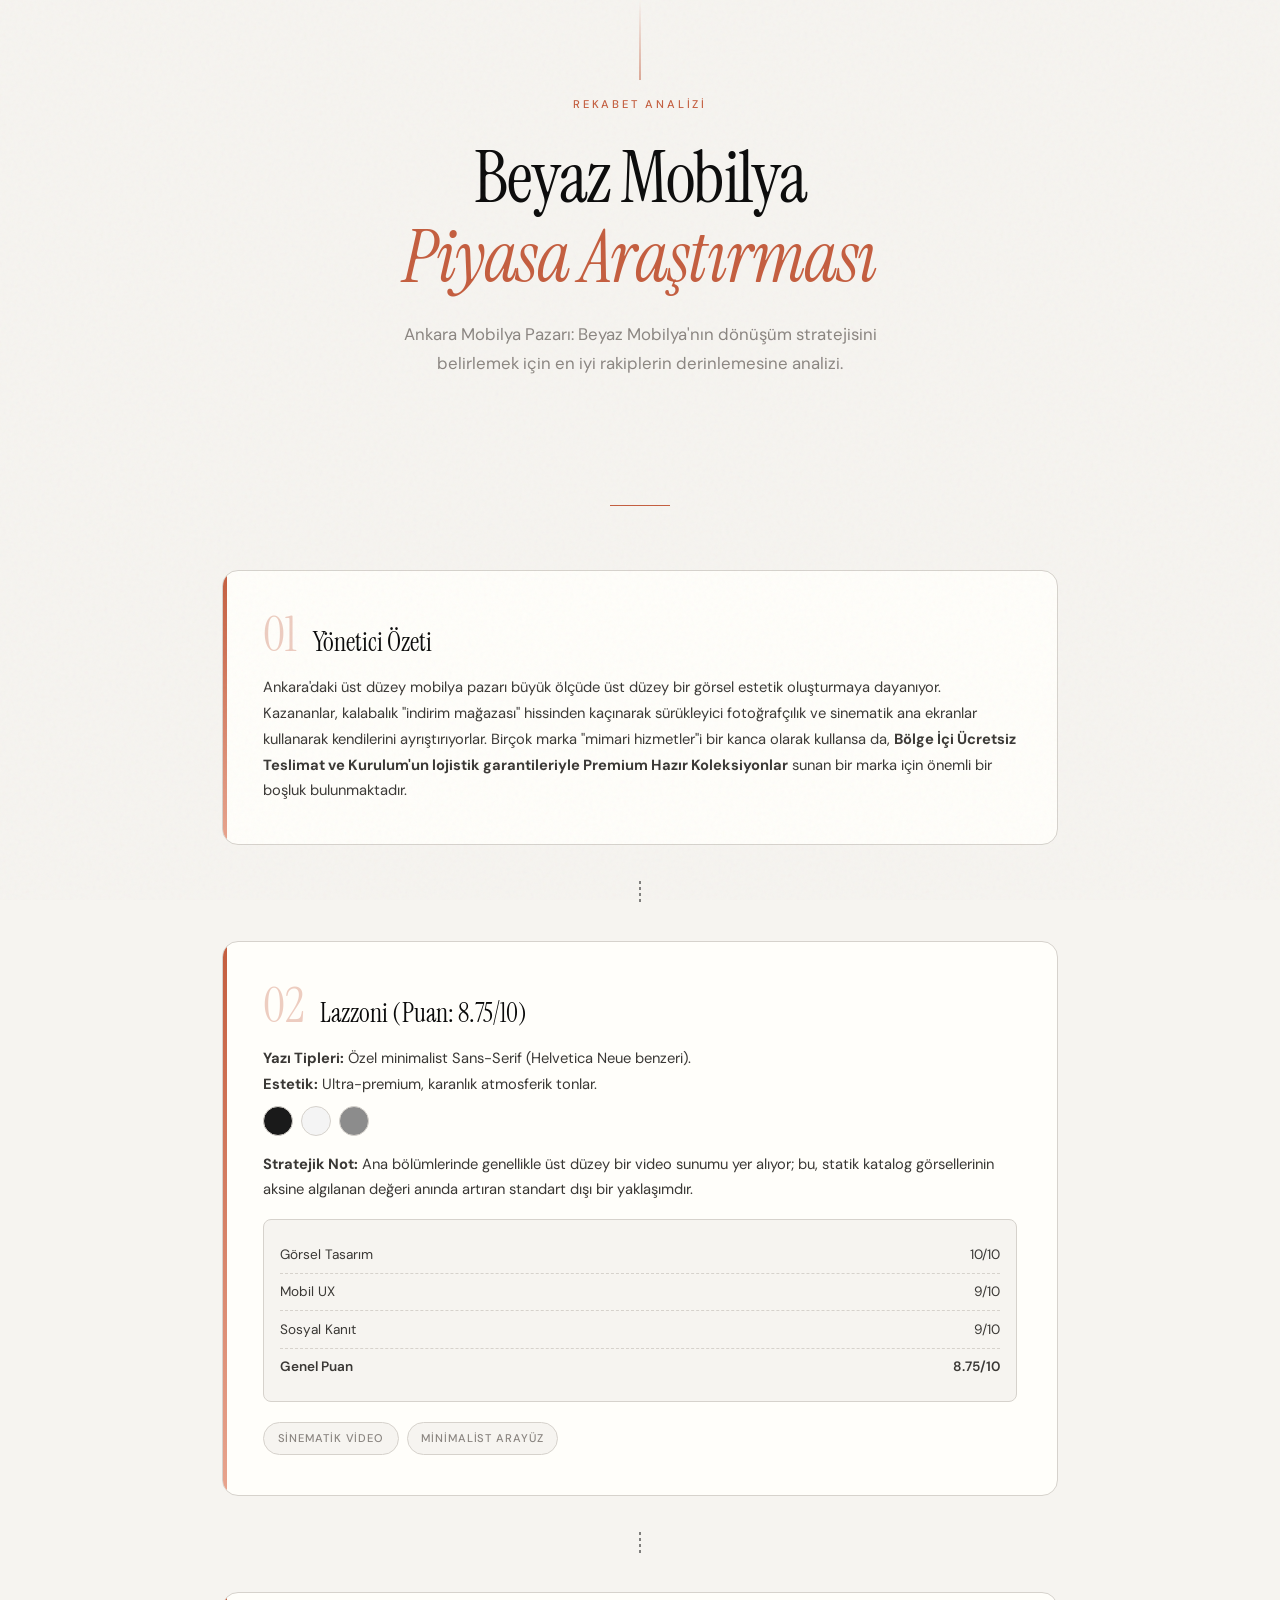
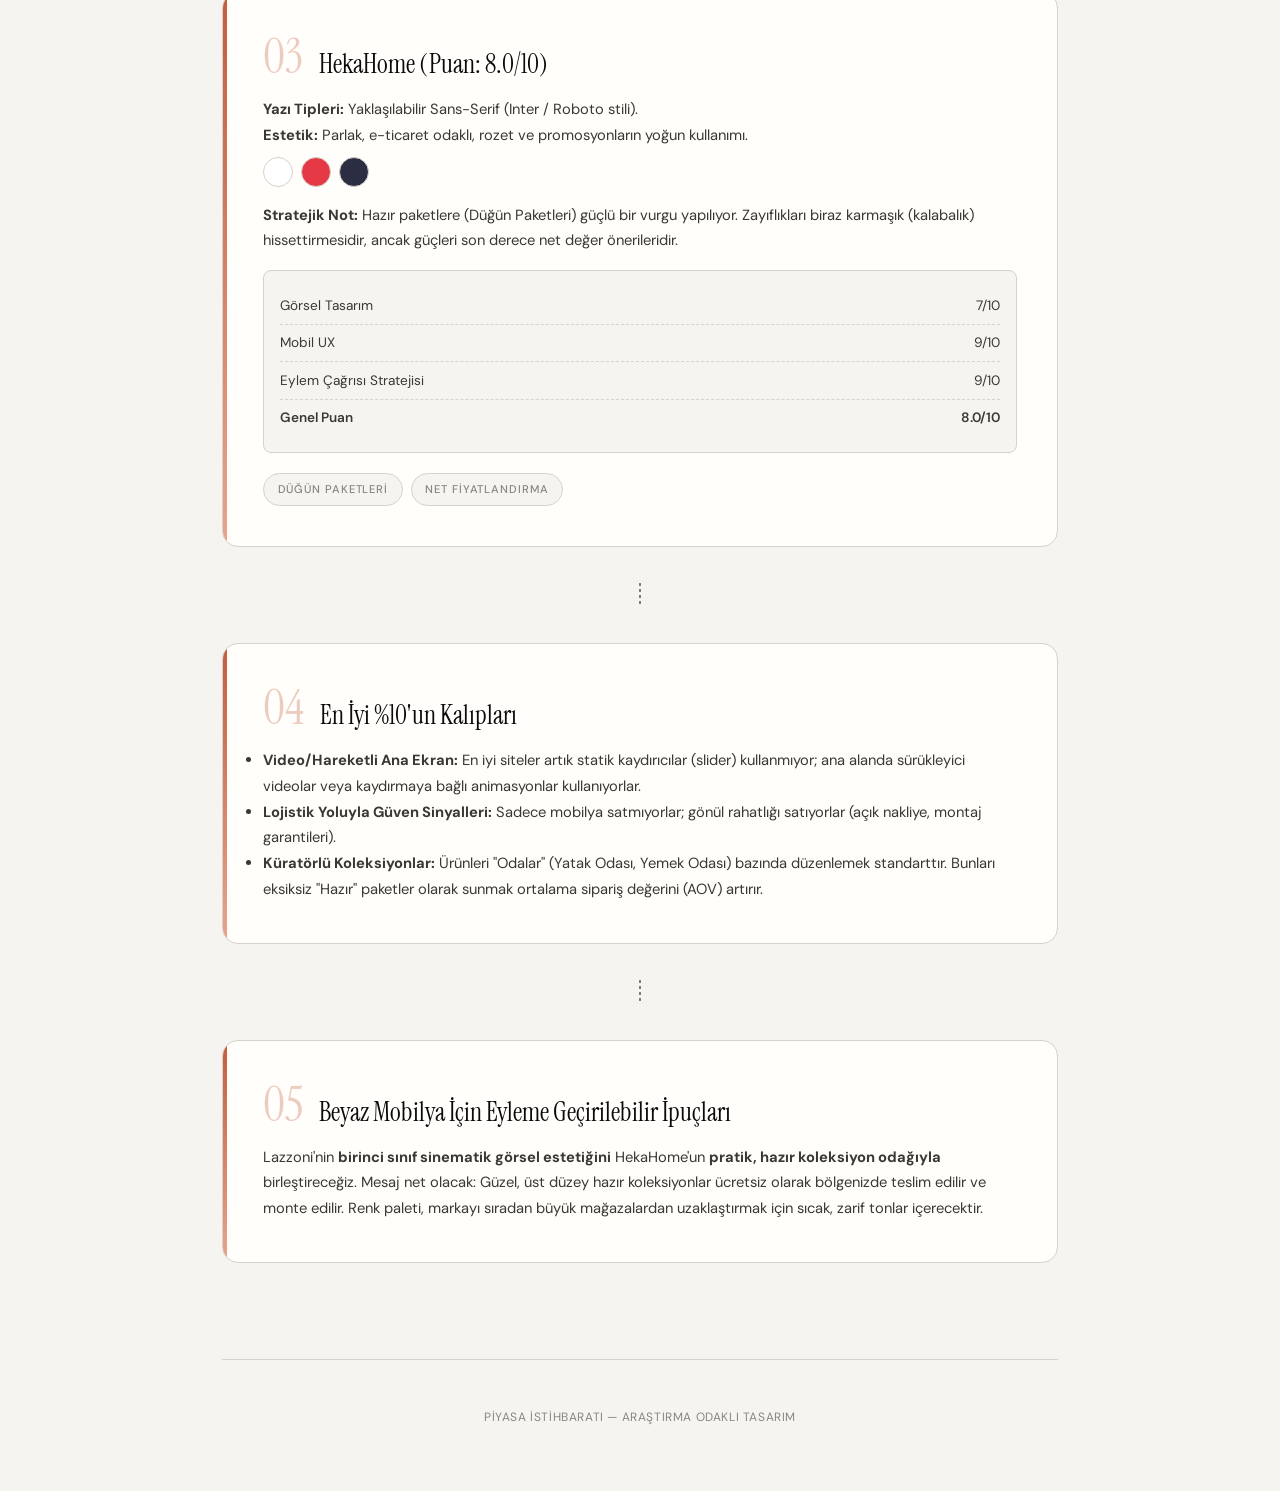
<file: rekabet-analizi.html>
<!DOCTYPE html>
<html lang="tr">
<head>
    <meta charset="UTF-8">
    <meta name="viewport" content="width=device-width, initial-scale=1.0">
    <title>Rekabet Analizi — Beyaz Mobilya</title>
    <link rel="preconnect" href="https://fonts.googleapis.com">
    <link rel="preconnect" href="https://fonts.gstatic.com" crossorigin>
    <link href="https://fonts.googleapis.com/css2?family=Instrument+Serif:ital@0;1&family=DM+Sans:ital,opsz,wght@0,9..40,300;0,9..40,400;0,9..40,500;0,9..40,600;1,9..40,300;1,9..40,400&display=swap" rel="stylesheet">
    <style>
        *, *::before, *::after { margin: 0; padding: 0; box-sizing: border-box; }

        :root {
            --ink: #0a0a0a;
            --paper: #f6f4f0;
            --accent: #c45d3e;
            --accent-light: #e8a48e;
            --muted: #8a8580;
            --divider: #d6d2cc;
            --card: #fffefa;
            --shadow: rgba(10, 10, 10, 0.06);
        }

        body {
            font-family: 'DM Sans', sans-serif;
            background: var(--paper);
            color: var(--ink);
            line-height: 1.6;
            -webkit-font-smoothing: antialiased;
            overflow-x: hidden;
        }

        body::after {
            content: '';
            position: fixed;
            inset: 0;
            background-image: url("data:image/svg+xml,%3Csvg viewBox='0 0 256 256' xmlns='http://www.w3.org/2000/svg'%3E%3Cfilter id='noise'%3E%3CfeTurbulence type='fractalNoise' baseFrequency='0.9' numOctaves='4' stitchTiles='stitch'/%3E%3C/filter%3E%3Crect width='100%25' height='100%25' filter='url(%23noise)' opacity='0.04'/%3E%3C/svg%3E");
            pointer-events: none;
            z-index: 9999;
        }

        .container {
            max-width: 900px;
            margin: 0 auto;
            padding: 0 2rem;
        }

        header {
            padding: 6rem 0 4rem;
            text-align: center;
            position: relative;
        }

        header::before {
            content: '';
            position: absolute;
            top: 0;
            left: 50%;
            transform: translateX(-50%);
            width: 1px;
            height: 80px;
            background: linear-gradient(to bottom, transparent, var(--accent));
        }

        .eyebrow {
            font-size: 0.7rem;
            letter-spacing: 0.25em;
            text-transform: uppercase;
            color: var(--accent);
            font-weight: 500;
            margin-bottom: 1.5rem;
        }

        h1 {
            font-family: 'Instrument Serif', serif;
            font-size: clamp(2.8rem, 6vw, 4.5rem);
            font-weight: 400;
            line-height: 1.1;
            letter-spacing: -0.02em;
            margin-bottom: 1.5rem;
        }

        h1 em {
            color: var(--accent);
            font-style: italic;
        }

        .subtitle {
            font-size: 1.05rem;
            color: var(--muted);
            max-width: 540px;
            margin: 0 auto;
            line-height: 1.7;
        }

        .divider {
            width: 60px;
            height: 1px;
            background: var(--accent);
            margin: 4rem auto;
        }

        .phases {
            display: flex;
            flex-direction: column;
            gap: 2rem;
            padding-bottom: 6rem;
        }

        .phase {
            background: var(--card);
            border: 1px solid var(--divider);
            border-radius: 16px;
            padding: 2.5rem;
            position: relative;
            overflow: hidden;
            transition: box-shadow 0.3s ease;
        }

        .phase:hover {
            box-shadow: 0 12px 40px var(--shadow);
        }

        .phase::before {
            content: '';
            position: absolute;
            top: 0;
            left: 0;
            width: 4px;
            height: 100%;
            background: linear-gradient(to bottom, var(--accent), var(--accent-light));
            border-radius: 4px 0 0 4px;
        }

        .phase-header {
            display: flex;
            align-items: baseline;
            gap: 1rem;
            margin-bottom: 1rem;
        }

        .phase-number {
            font-family: 'Instrument Serif', serif;
            font-size: 3rem;
            color: var(--accent);
            line-height: 1;
            opacity: 0.3;
            flex-shrink: 0;
        }

        .phase-title {
            font-family: 'Instrument Serif', serif;
            font-size: 1.6rem;
            font-weight: 400;
            line-height: 1.2;
        }

        .phase-body {
            padding-left: 0;
            color: #3a3835;
            font-size: 0.92rem;
            line-height: 1.75;
        }

        .tag-row {
            display: flex;
            flex-wrap: wrap;
            gap: 0.5rem;
            margin-top: 1.25rem;
        }

        .tag {
            font-size: 0.7rem;
            letter-spacing: 0.08em;
            text-transform: uppercase;
            padding: 0.35rem 0.85rem;
            border-radius: 100px;
            background: var(--paper);
            border: 1px solid var(--divider);
            color: var(--muted);
            font-weight: 500;
        }

        .color-swatches {
            display: flex;
            gap: 0.5rem;
            margin-top: 0.5rem;
            margin-bottom: 1rem;
        }
        
        .swatch {
            width: 30px;
            height: 30px;
            border-radius: 50%;
            border: 1px solid var(--divider);
        }

        .score-box {
            background: var(--paper);
            border: 1px solid var(--divider);
            padding: 1rem;
            border-radius: 8px;
            margin-top: 1rem;
        }
        
        .score-row {
            display: flex;
            justify-content: space-between;
            border-bottom: 1px dashed var(--divider);
            padding: 0.4rem 0;
            font-size: 0.85rem;
        }
        
        .score-row:last-child {
            border-bottom: none;
            font-weight: 600;
        }

        footer {
            text-align: center;
            padding: 3rem 0 4rem;
            border-top: 1px solid var(--divider);
        }

        footer p {
            font-size: 0.75rem;
            color: var(--muted);
            letter-spacing: 0.05em;
        }

        .flow-connector {
            display: flex;
            justify-content: center;
            padding: 0.25rem 0;
        }

        @media print {
            body::after { display: none; }
            .phase { break-inside: avoid; box-shadow: none; }
            header::before, .flow-connector { display: none; }
        }
    </style>
</head>
<body>
    <div class="container">
        <header>
            <p class="eyebrow">Rekabet Analizi</p>
            <h1>Beyaz Mobilya<br><em>Piyasa Araştırması</em></h1>
            <p class="subtitle">Ankara Mobilya Pazarı: Beyaz Mobilya'nın dönüşüm stratejisini belirlemek için en iyi rakiplerin derinlemesine analizi.</p>
        </header>

        <div class="divider"></div>

        <div class="phases">
            <!-- Summary -->
            <div class="phase">
                <div class="phase-header">
                    <span class="phase-number">01</span>
                    <h2 class="phase-title">Yönetici Özeti</h2>
                </div>
                <div class="phase-body">
                    <p>Ankara'daki üst düzey mobilya pazarı büyük ölçüde üst düzey bir görsel estetik oluşturmaya dayanıyor. Kazananlar, kalabalık "indirim mağazası" hissinden kaçınarak sürükleyici fotoğrafçılık ve sinematik ana ekranlar kullanarak kendilerini ayrıştırıyorlar. Birçok marka "mimari hizmetler"i bir kanca olarak kullansa da, <strong>Bölge İçi Ücretsiz Teslimat ve Kurulum'un lojistik garantileriyle Premium Hazır Koleksiyonlar</strong> sunan bir marka için önemli bir boşluk bulunmaktadır.</p>
                </div>
            </div>

            <div class="flow-connector"><svg width="2" height="24" viewBox="0 0 2 24" fill="none"><line x1="1" y1="0" x2="1" y2="24" stroke="currentColor" stroke-dasharray="3 3"/></svg></div>

            <!-- Top Competitor 1 -->
            <div class="phase">
                <div class="phase-header">
                    <span class="phase-number">02</span>
                    <h2 class="phase-title">Lazzoni (Puan: 8.75/10)</h2>
                </div>
                <div class="phase-body">
                    <p><strong>Yazı Tipleri:</strong> Özel minimalist Sans-Serif (Helvetica Neue benzeri).<br>
                    <strong>Estetik:</strong> Ultra-premium, karanlık atmosferik tonlar.</p>
                    <div class="color-swatches">
                        <div class="swatch" style="background:#1a1a1a;" title="Obsidyen Siyah"></div>
                        <div class="swatch" style="background:#f4f4f4;" title="Kırık Beyaz"></div>
                        <div class="swatch" style="background:#8c8c8c;" title="Gri"></div>
                    </div>
                    <p><strong>Stratejik Not:</strong> Ana bölümlerinde genellikle üst düzey bir video sunumu yer alıyor; bu, statik katalog görsellerinin aksine algılanan değeri anında artıran standart dışı bir yaklaşımdır.</p>
                    <div class="score-box">
                        <div class="score-row"><span>Görsel Tasarım</span><span>10/10</span></div>
                        <div class="score-row"><span>Mobil UX</span><span>9/10</span></div>
                        <div class="score-row"><span>Sosyal Kanıt</span><span>9/10</span></div>
                        <div class="score-row"><span>Genel Puan</span><span>8.75/10</span></div>
                    </div>
                    <div class="tag-row">
                        <span class="tag">Sinematik Video</span>
                        <span class="tag">Minimalist Arayüz</span>
                    </div>
                </div>
            </div>

            <div class="flow-connector"><svg width="2" height="24" viewBox="0 0 2 24" fill="none"><line x1="1" y1="0" x2="1" y2="24" stroke="currentColor" stroke-dasharray="3 3"/></svg></div>

            <!-- Top Competitor 2 -->
            <div class="phase">
                <div class="phase-header">
                    <span class="phase-number">03</span>
                    <h2 class="phase-title">HekaHome (Puan: 8.0/10)</h2>
                </div>
                <div class="phase-body">
                    <p><strong>Yazı Tipleri:</strong> Yaklaşılabilir Sans-Serif (Inter / Roboto stili).<br>
                    <strong>Estetik:</strong> Parlak, e-ticaret odaklı, rozet ve promosyonların yoğun kullanımı.</p>
                    <div class="color-swatches">
                        <div class="swatch" style="background:#ffffff;" title="Beyaz"></div>
                        <div class="swatch" style="background:#e63946;" title="Aksiyon Kırmızısı"></div>
                        <div class="swatch" style="background:#2b2d42;" title="Koyu Mavi"></div>
                    </div>
                    <p><strong>Stratejik Not:</strong> Hazır paketlere (Düğün Paketleri) güçlü bir vurgu yapılıyor. Zayıflıkları biraz karmaşık (kalabalık) hissettirmesidir, ancak güçleri son derece net değer önerileridir.</p>
                    <div class="score-box">
                        <div class="score-row"><span>Görsel Tasarım</span><span>7/10</span></div>
                        <div class="score-row"><span>Mobil UX</span><span>9/10</span></div>
                        <div class="score-row"><span>Eylem Çağrısı Stratejisi</span><span>9/10</span></div>
                        <div class="score-row"><span>Genel Puan</span><span>8.0/10</span></div>
                    </div>
                    <div class="tag-row">
                        <span class="tag">Düğün Paketleri</span>
                        <span class="tag">Net Fiyatlandırma</span>
                    </div>
                </div>
            </div>

            <div class="flow-connector"><svg width="2" height="24" viewBox="0 0 2 24" fill="none"><line x1="1" y1="0" x2="1" y2="24" stroke="currentColor" stroke-dasharray="3 3"/></svg></div>

            <!-- Patterns -->
            <div class="phase">
                <div class="phase-header">
                    <span class="phase-number">04</span>
                    <h2 class="phase-title">En İyi %10'un Kalıpları</h2>
                </div>
                <div class="phase-body">
                    <ul>
                        <li><strong>Video/Hareketli Ana Ekran:</strong> En iyi siteler artık statik kaydırıcılar (slider) kullanmıyor; ana alanda sürükleyici videolar veya kaydırmaya bağlı animasyonlar kullanıyorlar.</li>
                        <li><strong>Lojistik Yoluyla Güven Sinyalleri:</strong> Sadece mobilya satmıyorlar; gönül rahatlığı satıyorlar (açık nakliye, montaj garantileri).</li>
                        <li><strong>Küratörlü Koleksiyonlar:</strong> Ürünleri "Odalar" (Yatak Odası, Yemek Odası) bazında düzenlemek standarttır. Bunları eksiksiz "Hazır" paketler olarak sunmak ortalama sipariş değerini (AOV) artırır.</li>
                    </ul>
                </div>
            </div>

            <div class="flow-connector"><svg width="2" height="24" viewBox="0 0 2 24" fill="none"><line x1="1" y1="0" x2="1" y2="24" stroke="currentColor" stroke-dasharray="3 3"/></svg></div>

            <!-- Directions -->
            <div class="phase">
                <div class="phase-header">
                    <span class="phase-number">05</span>
                    <h2 class="phase-title">Beyaz Mobilya İçin Eyleme Geçirilebilir İpuçları</h2>
                </div>
                <div class="phase-body">
                    <p>Lazzoni'nin <strong>birinci sınıf sinematik görsel estetiğini</strong> HekaHome'un <strong>pratik, hazır koleksiyon odağıyla</strong> birleştireceğiz. Mesaj net olacak: Güzel, üst düzey hazır koleksiyonlar ücretsiz olarak bölgenizde teslim edilir ve monte edilir. Renk paleti, markayı sıradan büyük mağazalardan uzaklaştırmak için sıcak, zarif tonlar içerecektir.</p>
                </div>
            </div>
        </div>

        <footer>
            <p>PİYASA İSTİHBARATI &mdash; ARAŞTIRMA ODAKLI TASARIM</p>
        </footer>
    </div>
</body>
</html>
</file>
